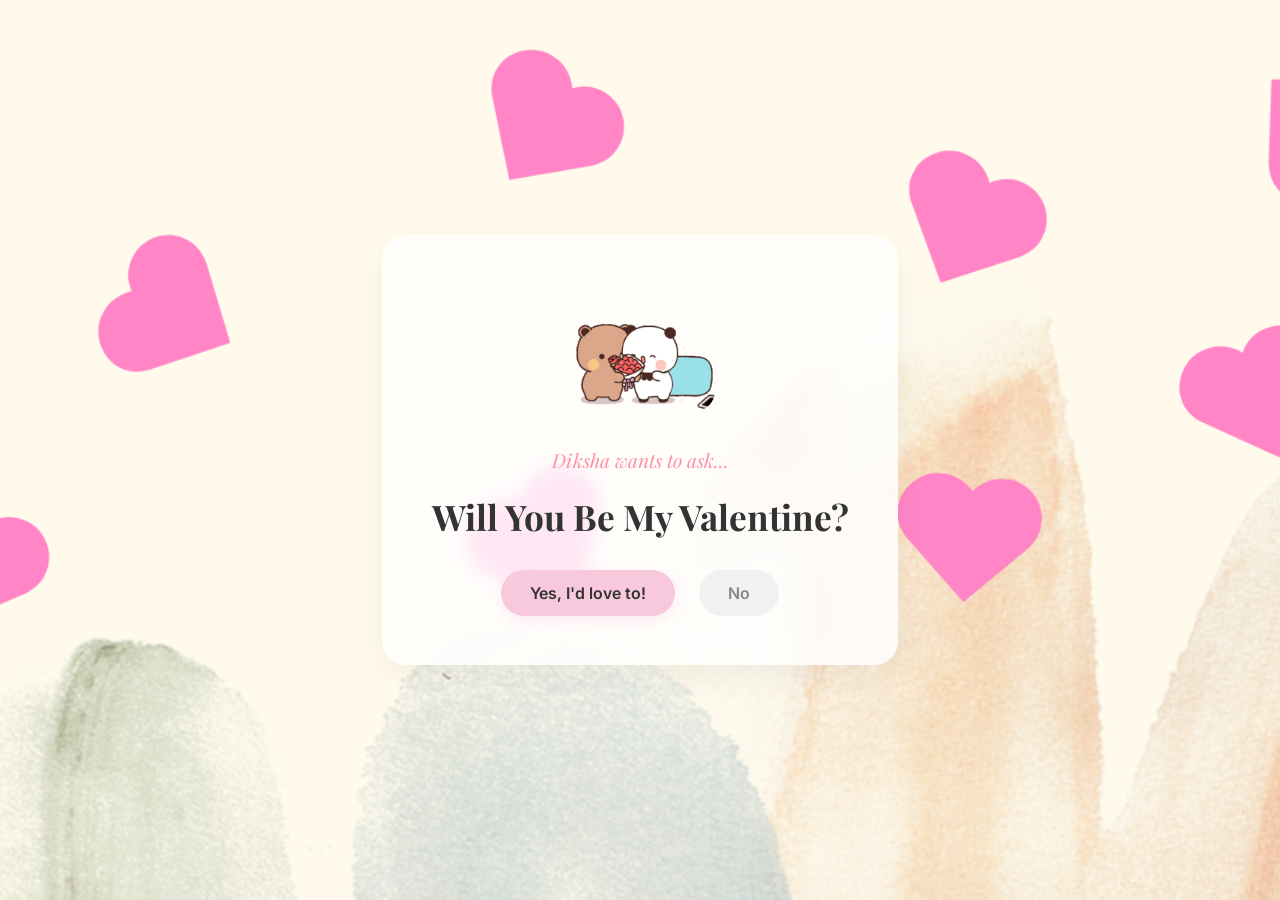
<file: index.html>
<!DOCTYPE html>
<html lang="en">
<head>
    <meta charset="UTF-8">
    <meta name="viewport" content="width=device-width, initial-scale=1.0">
    <title>Will You Be My Valentine? ✨</title>
    <link rel="preconnect" href="https://fonts.googleapis.com">
    <link rel="preconnect" href="https://fonts.gstatic.com" crossorigin>
    <link href="https://fonts.googleapis.com/css2?family=Playfair+Display:ital,wght@0,400..900;1,400..900&family=Inter:wght@100..900&display=swap" rel="stylesheet">
    <link rel="stylesheet" href="style.css">
</head>
<body>

    <div class="container">
        <div class="gif-container">
            <img src="emoji.gif" alt="Cute Emoji" class="main-gif">
        </div>
        
        <div class="content">
            <h2 class="sub-heading">Diksha wants to ask...</h2>
            <h1 class="main-heading">Will You Be My Valentine?</h1> 
        </div>

        <div class="buttons">
            <button id="yesBtn" onclick="acceptValentine()">Yes, I'd love to!</button>
            <button id="noBtn" onclick="showPrompt()">No</button>
        </div>

        <div id="message-container"></div>
    </div>

    <script src="script.js"></script>
</body>
</html>
</file>
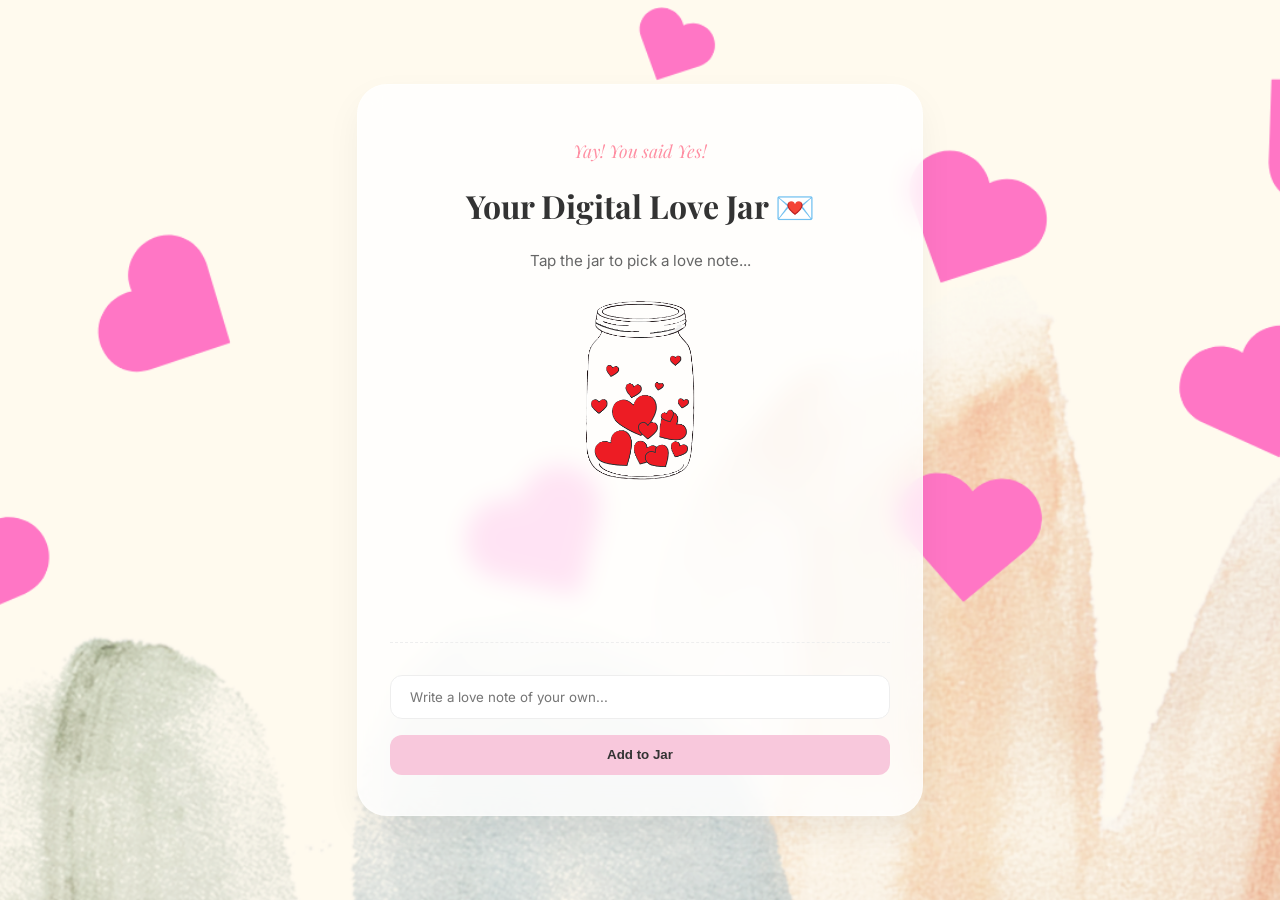
<file: accept.html>
<!DOCTYPE html>
<html lang="en">
<head>
    <meta charset="UTF-8">
    <meta name="viewport" content="width=device-width, initial-scale=1.0">
    <title>Yay! 💖 Digital Love Jar</title>
    <link rel="preconnect" href="https://fonts.googleapis.com">
    <link rel="preconnect" href="https://fonts.gstatic.com" crossorigin>
    <link href="https://fonts.googleapis.com/css2?family=Playfair+Display:ital,wght@0,400..900;1,400..900&family=Inter:wght@100..900&display=swap" rel="stylesheet">
    <link rel="stylesheet" href="accept.css">
</head>
<body>
    <div class="container fade-in">
        <h2 class="sub-heading">Yay! You said Yes!</h2>
        <h1 class="main-heading">Your Digital Love Jar 💌</h1>
        <p class="instruction">Tap the jar to pick a love note...</p>

        <div class="love-jar-container">
            <div class="love-jar" onclick="pickLoveNote()">
                <img src="lovejar.png" alt="Love Jar" class="jar-img">
            </div>
        </div>

        <div id="note-container"></div>
        
        <div class="custom-note-section">
            <input type="text" id="newNote" placeholder="Write a love note of your own...">
            <button onclick="addLoveNote()">Add to Jar</button>
        </div>
    </div>

    <script src="accept.js"></script>
</body>
</html>
</file>
<file: style.css>
:root {
    --primary-color: #f8c8dc; /* Soft Rose */
    --secondary-color: #fffdd0; /* Cream */
    --accent-color: #ff8fa3; /* Deeper Rose */
    --text-color: #333333; /* Elegant Charcoal */
    --white: rgba(255, 255, 255, 0.8);
}

body {
    font-family: 'Inter', sans-serif;
    color: var(--text-color);
    margin: 0;
    padding: 0;
    min-height: 100vh;
    display: flex;
    justify-content: center;
    align-items: center;
    background-image: url('bg.png');
    background-size: cover;
    background-position: center;
    background-attachment: fixed;
}

body::before {
    content: '';
    position: fixed;
    top: 0;
    left: 0;
    right: 0;
    bottom: 0;
    background: rgba(255, 253, 208, 0.2); /* Subtle cream overlay */
    z-index: -1;
}

.container {
    background: var(--white);
    backdrop-filter: blur(10px);
    -webkit-backdrop-filter: blur(10px);
    border: 1px solid rgba(255, 255, 255, 0.3);
    padding: 3rem 2rem;
    border-radius: 24px;
    box-shadow: 0 10px 30px rgba(0, 0, 0, 0.05);
    max-width: 450px;
    width: 90%;
    text-align: center;
    animation: slideUp 0.8s ease-out;
}

.gif-container {
    margin-bottom: 2rem;
}

.main-gif {
    width: 150px;
    height: auto;
    border-radius: 20px;
    transition: transform 0.3s ease;
}

.main-gif:hover {
    transform: scale(1.05) rotate(2deg);
}

.sub-heading {
    font-family: 'Playfair Display', serif;
    font-weight: 400;
    font-style: italic;
    font-size: 1.2rem;
    color: var(--accent-color);
    margin-bottom: 0.5rem;
}

.main-heading {
    font-family: 'Playfair Display', serif;
    font-weight: 700;
    font-size: 2.2rem;
    margin-bottom: 2rem;
    line-height: 1.2;
}

.buttons {
    display: flex;
    justify-content: center;
    gap: 1.5rem;
    margin-top: 2rem;
}

button {
    padding: 0.8rem 1.8rem;
    font-size: 1rem;
    font-weight: 600;
    border: none;
    cursor: pointer;
    border-radius: 50px;
    transition: all 0.3s cubic-bezier(0.175, 0.885, 0.32, 1.275);
    font-family: 'Inter', sans-serif;
}

#yesBtn {
    background-color: var(--primary-color);
    color: var(--text-color);
    box-shadow: 0 4px 15px rgba(248, 200, 220, 0.4);
}

#yesBtn:hover {
    background-color: var(--accent-color);
    color: white;
    transform: translateY(-3px);
    box-shadow: 0 6px 20px rgba(255, 143, 163, 0.5);
}

#noBtn {
    background-color: #f1f1f1;
    color: #888;
}

#noBtn:hover {
    background-color: #e0e0e0;
    color: #444;
    transform: translateY(-2px);
}

.message-box {
    margin-top: 2rem;
    padding: 1rem;
    font-family: 'Inter', sans-serif;
    font-size: 1.1rem;
    color: var(--accent-color);
    font-weight: 500;
    background: rgba(248, 200, 220, 0.15);
    border-radius: 12px;
    border-left: 4px solid var(--primary-color);
    animation: fadeIn 0.4s ease-in-out;
}

@keyframes slideUp {
    from {
        opacity: 0;
        transform: translateY(30px);
    }
    to {
        opacity: 1;
        transform: translateY(0);
    }
}

@keyframes fadeIn {
    from { opacity: 0; transform: scale(0.95); }
    to { opacity: 1; transform: scale(1); }
}

@media (max-width: 600px) {
    .container {
        padding: 2rem 1.5rem;
    }
    .main-heading {
        font-size: 1.8rem;
    }
}
</file>
<file: accept.css>
:root {
    --primary-color: #f8c8dc;
    --secondary-color: #fffdd0;
    --accent-color: #ff8fa3;
    --text-color: #333333;
    --white: rgba(255, 255, 255, 0.8);
}

body {
    font-family: 'Inter', sans-serif;
    color: var(--text-color);
    margin: 0;
    padding: 0;
    min-height: 100vh;
    display: flex;
    justify-content: center;
    align-items: center;
    background-image: url('bg2.png');
    background-size: cover;
    background-position: center;
    background-attachment: fixed;
    overflow-x: hidden;
}

body::before {
    content: '';
    position: fixed;
    top: 0;
    left: 0;
    right: 0;
    bottom: 0;
    background: rgba(255, 253, 208, 0.1);
    z-index: -1;
}

.container {
    background: var(--white);
    backdrop-filter: blur(12px);
    -webkit-backdrop-filter: blur(12px);
    border: 1px solid rgba(255, 255, 255, 0.3);
    padding: 2.5rem 2rem;
    border-radius: 30px;
    box-shadow: 0 15px 35px rgba(0, 0, 0, 0.05);
    max-width: 500px;
    width: 90%;
    text-align: center;
}

.sub-heading {
    font-family: 'Playfair Display', serif;
    font-weight: 400;
    font-style: italic;
    font-size: 1.1rem;
    color: var(--accent-color);
    margin-bottom: 0.5rem;
}

.main-heading {
    font-family: 'Playfair Display', serif;
    font-weight: 700;
    font-size: 2rem;
    margin-bottom: 1.5rem;
}

.instruction {
    font-size: 0.95rem;
    color: #666;
    margin-bottom: 2rem;
}

.love-jar-container {
    margin: 2rem auto;
    position: relative;
    width: 180px;
    height: 180px;
    display: flex;
    justify-content: center;
    align-items: center;
}

.jar-img {
    width: 100%;
    cursor: pointer;
    transition: transform 0.4s cubic-bezier(0.175, 0.885, 0.32, 1.275);
}

.jar-img:hover {
    transform: scale(1.1) rotate(5deg);
}

.jar-img:active {
    transform: scale(0.95);
}

#note-container {
    margin-top: 1.5rem;
    min-height: 80px;
    display: flex;
    justify-content: center;
    align-items: center;
}

#note-container p {
    background: #fff;
    padding: 1.2rem 1.5rem;
    border-radius: 15px;
    box-shadow: 0 5px 15px rgba(0, 0, 0, 0.03);
    font-family: 'Playfair Display', serif;
    font-weight: 500;
    font-size: 1.2rem;
    color: var(--text-color);
    border-left: 5px solid var(--primary-color);
    animation: popIn 0.5s cubic-bezier(0.175, 0.885, 0.32, 1.275);
    max-width: 90%;
}

.custom-note-section {
    margin-top: 3rem;
    padding-top: 2rem;
    border-top: 1px dashed #eee;
    display: flex;
    flex-direction: column;
    gap: 1rem;
}

.custom-note-section input {
    padding: 0.8rem 1.2rem;
    border: 1px solid #eee;
    border-radius: 12px;
    font-family: 'Inter', sans-serif;
    outline: none;
    transition: border-color 0.3s;
}

.custom-note-section input:focus {
    border-color: var(--primary-color);
}

.custom-note-section button {
    background: var(--primary-color);
    color: var(--text-color);
    border: none;
    padding: 0.8rem;
    border-radius: 12px;
    font-weight: 600;
    cursor: pointer;
    transition: all 0.3s;
}

.custom-note-section button:hover {
    background: var(--accent-color);
    color: white;
}

.heart {
    position: fixed;
    top: -50px;
    font-size: 24px;
    pointer-events: none;
    z-index: 1000;
    animation: fall linear forwards;
}

@keyframes fall {
    0% { transform: translateY(0) rotate(0deg); opacity: 1; }
    100% { transform: translateY(100vh) rotate(360deg); opacity: 0; }
}

@keyframes popIn {
    from { opacity: 0; transform: scale(0.8) translateY(10px); }
    to { opacity: 1; transform: scale(1) translateY(0); }
}

.fade-in {
    animation: fadeIn 1s ease-out;
}

@keyframes fadeIn {
    from { opacity: 0; }
    to { opacity: 1; }
}
</file>
